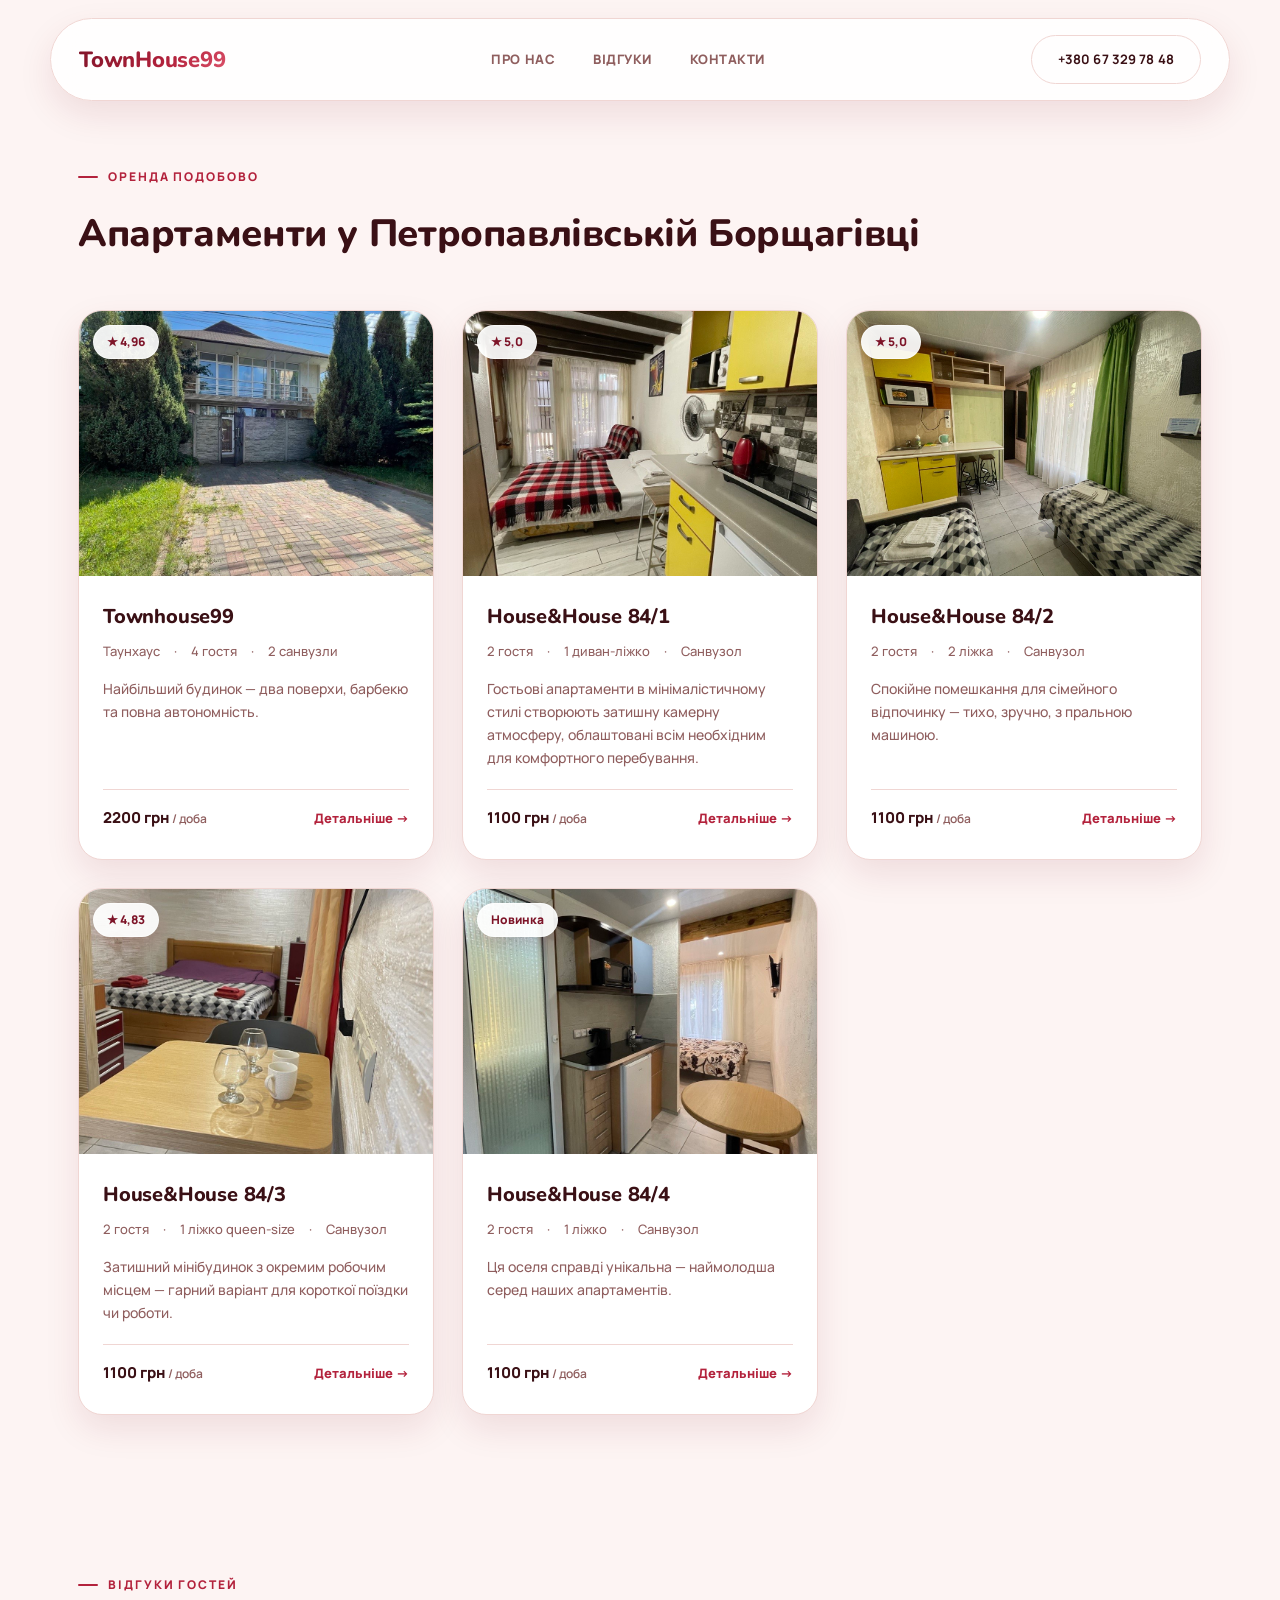
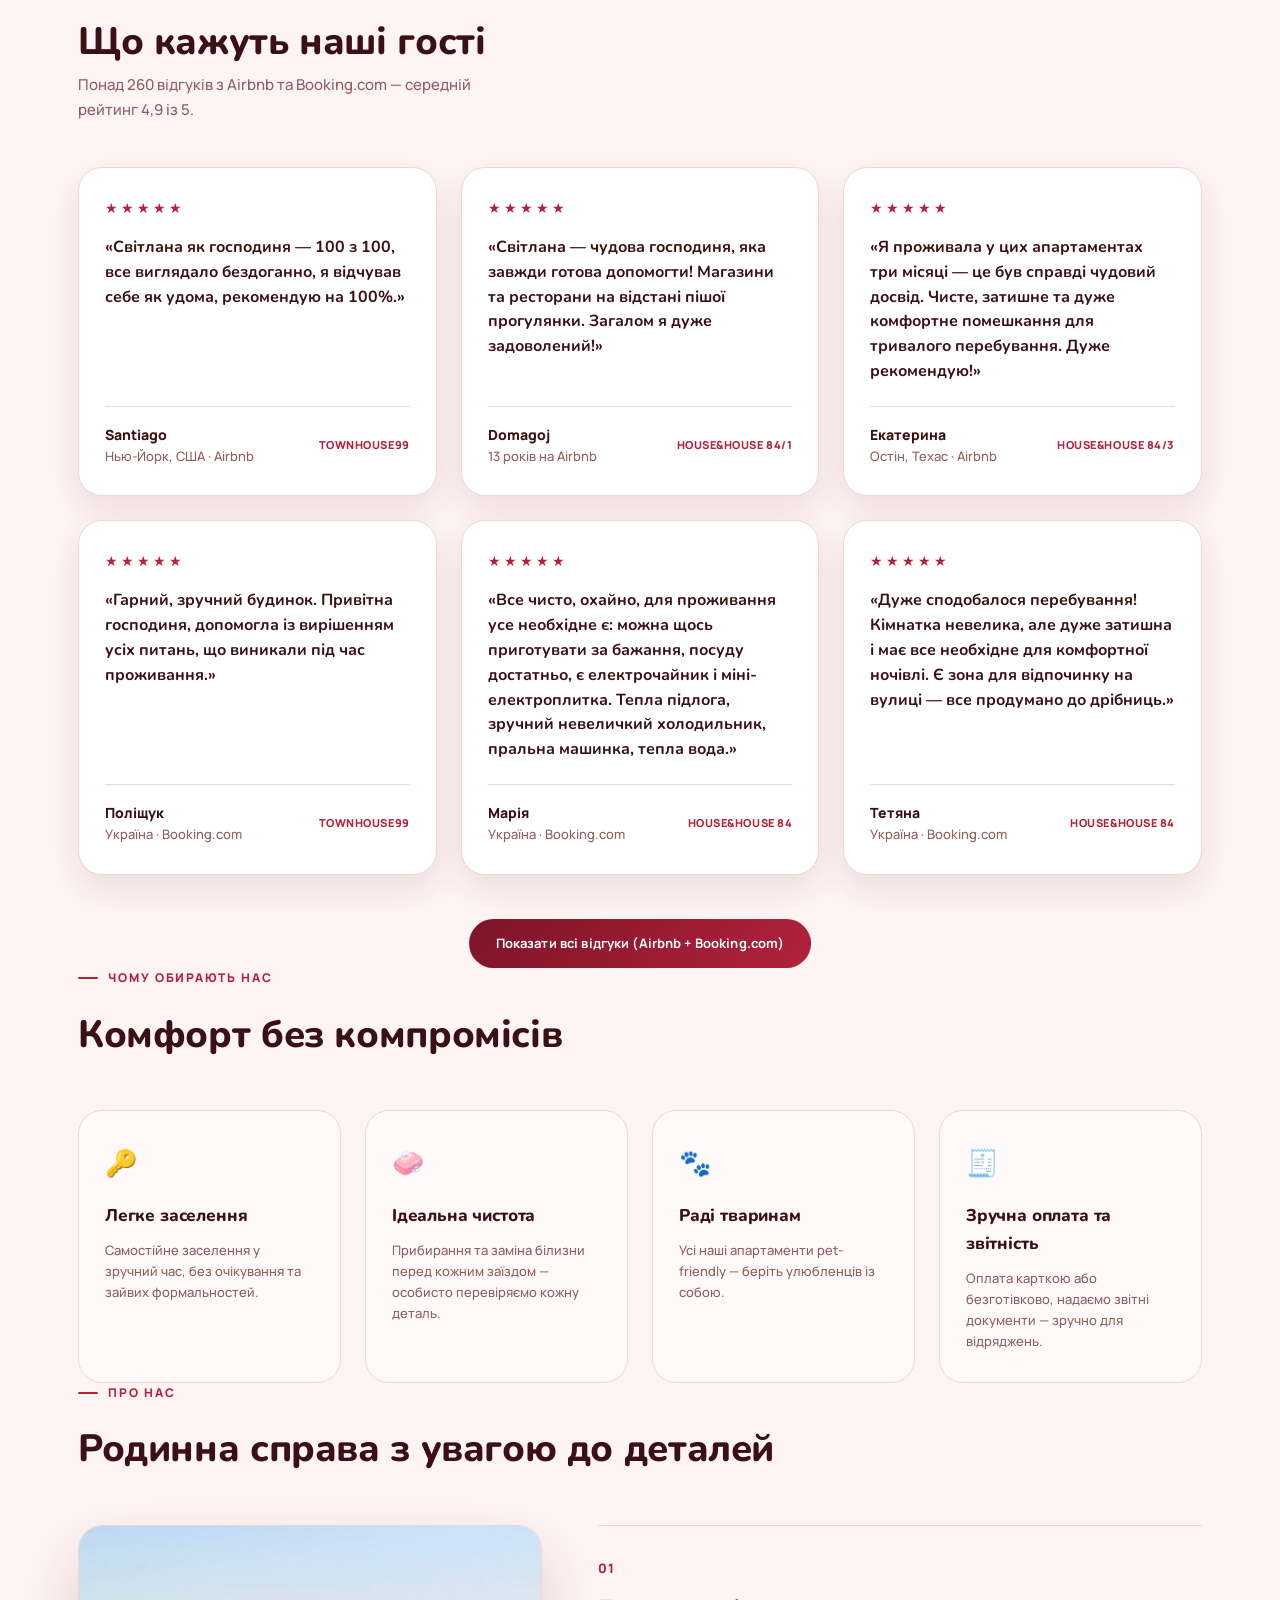
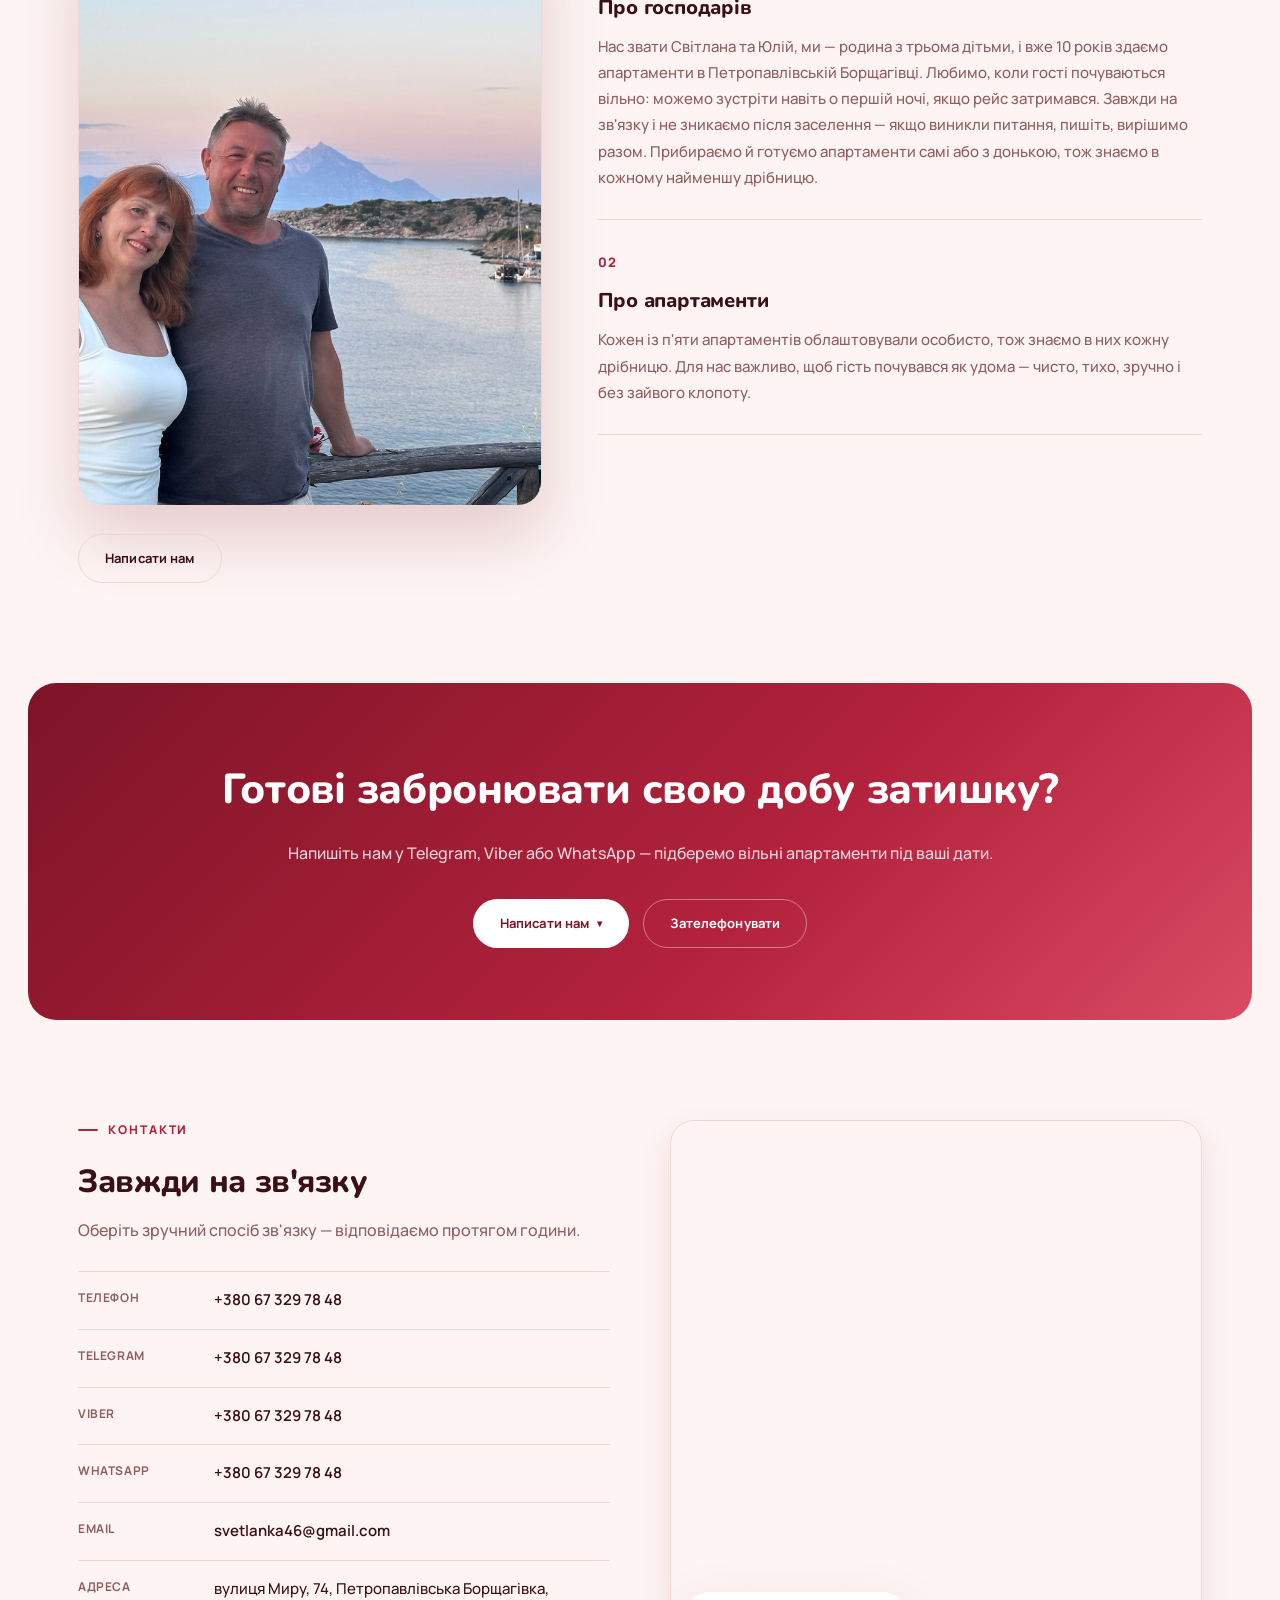
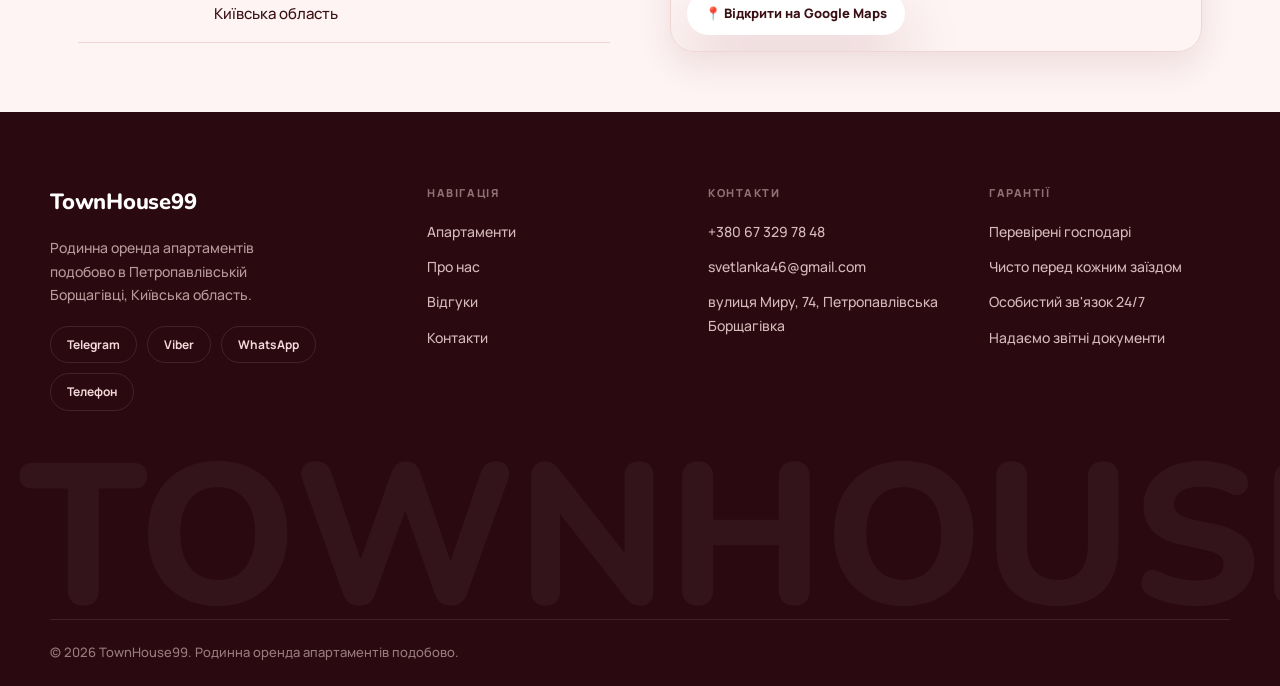
<file: index.html>
<!DOCTYPE html>
<html lang="uk">
<head>
<meta charset="UTF-8">
<meta name="viewport" content="width=device-width, initial-scale=1.0">
<title>TownHouse99 — Апартаменти подобово в Петропавлівській Борщагівці</title>
<meta name="description" content="Затишні апартаменти подобово в Петропавлівській Борщагівці, Київська область. 5 апартаментів для комфортного проживання.">
<link rel="preconnect" href="https://fonts.googleapis.com">
<link href="https://fonts.googleapis.com/css2?family=Nunito:wght@600;700;800&family=Manrope:wght@300;400;500;600;700;800&amp;display=swap" rel="stylesheet">
<link rel="stylesheet" href="style.css">
</head>
<body>

<header>
  <div class="nav">
    <a href="index.html#top" class="logo">TownHouse99</a>
    <nav class="nav-links">
      <a href="#about">Про нас</a>
      <a href="#reviews">Відгуки</a>
      <a href="#contact">Контакти</a>
    </nav>
    <div class="nav-cta">
      <a href="tel:+380673297848" class="btn btn-outline">+380 67 329 78 48</a>
    </div>
    <details class="nav-mobile">
      <summary aria-label="Меню">☰</summary>
      <div class="nav-mobile-panel">
        <a href="#about">Про нас</a>
        <a href="#reviews">Відгуки</a>
        <a href="#contact">Контакти</a>
        <div class="nav-mobile-divider"></div>
        <a href="tel:+380673297848">Зателефонувати</a>
        <a href="https://t.me/+380673297848" target="_blank" rel="noopener">Telegram</a>
        <a href="viber://chat?number=%2B380673297848" target="_blank" rel="noopener">Viber</a>
        <a href="https://wa.me/380673297848" target="_blank" rel="noopener">WhatsApp</a>
      </div>
    </details>
  </div>
</header>

<main id="top">

  <!-- APARTMENTS -->
  <section id="apartments" class="container" style="padding-top:48px;">
    <div class="section-head">
      <div>
        <div class="eyebrow">Оренда подобово</div>
        <h2>Апартаменти у Петропавлівській Борщагівці</h2>
      </div>
    </div>
    <div class="apt-grid">

      <a href="apt5.html" class="apt-card">
        <div class="apt-photo">
          <img src="apartments/apt5-house-1.jpg" alt="Townhouse99">
          <span class="apt-badge">★ 4,96</span>
        </div>
        <div class="apt-body">
          <h3>Townhouse99</h3>
          <div class="apt-meta"><span>Таунхаус</span><span>·</span><span>4 гостя</span><span>·</span><span>2 санвузли</span></div>
          <p class="apt-desc">Найбільший будинок — два поверхи, барбекю та повна автономність.</p>
          <div class="apt-foot"><span class="apt-price">2200 грн<span> / доба</span></span><span class="apt-link">Детальніше →</span></div>
        </div>
      </a>

      <a href="apt1.html" class="apt-card">
        <div class="apt-photo">
          <img src="apartments/apt1-1.jpg" alt="House&amp;House 84/1">
          <span class="apt-badge">★ 5,0</span>
        </div>
        <div class="apt-body">
          <h3>House&amp;House 84/1</h3>
          <div class="apt-meta"><span>2 гостя</span><span>·</span><span>1 диван-ліжко</span><span>·</span><span>Санвузол</span></div>
          <p class="apt-desc">Гостьові апартаменти в мінімалістичному стилі створюють затишну камерну атмосферу, облаштовані всім необхідним для комфортного перебування.</p>
          <div class="apt-foot"><span class="apt-price">1100 грн<span> / доба</span></span><span class="apt-link">Детальніше →</span></div>
        </div>
      </a>

      <a href="apt2.html" class="apt-card">
        <div class="apt-photo">
          <img src="apartments/apt2-1.jpg" alt="House&amp;House 84/2">
          <span class="apt-badge">★ 5,0</span>
        </div>
        <div class="apt-body">
          <h3>House&amp;House 84/2</h3>
          <div class="apt-meta"><span>2 гостя</span><span>·</span><span>2 ліжка</span><span>·</span><span>Санвузол</span></div>
          <p class="apt-desc">Спокійне помешкання для сімейного відпочинку — тихо, зручно, з пральною машиною.</p>
          <div class="apt-foot"><span class="apt-price">1100 грн<span> / доба</span></span><span class="apt-link">Детальніше →</span></div>
        </div>
      </a>

      <a href="apt3.html" class="apt-card">
        <div class="apt-photo">
          <img src="apartments/apt3-1.jpg" alt="House&amp;House 84/3">
          <span class="apt-badge">★ 4,83</span>
        </div>
        <div class="apt-body">
          <h3>House&amp;House 84/3</h3>
          <div class="apt-meta"><span>2 гостя</span><span>·</span><span>1 ліжко queen-size</span><span>·</span><span>Санвузол</span></div>
          <p class="apt-desc">Затишний мінібудинок з окремим робочим місцем — гарний варіант для короткої поїздки чи роботи.</p>
          <div class="apt-foot"><span class="apt-price">1100 грн<span> / доба</span></span><span class="apt-link">Детальніше →</span></div>
        </div>
      </a>

      <a href="apt4.html" class="apt-card">
        <div class="apt-photo">
          <img src="apartments/apt4-1.jpg" alt="House&amp;House 84/4">
          <span class="apt-badge">Новинка</span>
        </div>
        <div class="apt-body">
          <h3>House&amp;House 84/4</h3>
          <div class="apt-meta"><span>2 гостя</span><span>·</span><span>1 ліжко</span><span>·</span><span>Санвузол</span></div>
          <p class="apt-desc">Ця оселя справді унікальна — наймолодша серед наших апартаментів.</p>
          <div class="apt-foot"><span class="apt-price">1100 грн<span> / доба</span></span><span class="apt-link">Детальніше →</span></div>
        </div>
      </a>

    </div>
  </section>

  <!-- REVIEWS -->
  <section id="reviews" class="container" style="padding-top:160px;">
    <div class="section-head">
      <div>
        <div class="eyebrow">Відгуки гостей</div>
        <h2>Що кажуть наші гості</h2>
        <p>Понад 260 відгуків з Airbnb та Booking.com — середній рейтинг 4,9 із 5.</p>
      </div>
    </div>
    <div class="review-grid">

      <div class="review-card">
        <div class="review-stars">★★★★★</div>
        <p class="review-quote">«Світлана як господиня — 100 з 100, все виглядало бездоганно, я відчував себе як удома, рекомендую на 100%.»</p>
        <div class="review-meta">
          <div><b>Santiago</b>Нью-Йорк, США · Airbnb</div>
          <span class="review-apt">Townhouse99</span>
        </div>
      </div>

      <div class="review-card">
        <div class="review-stars">★★★★★</div>
        <p class="review-quote">«Світлана — чудова господиня, яка завжди готова допомогти! Магазини та ресторани на відстані пішої прогулянки. Загалом я дуже задоволений!»</p>
        <div class="review-meta">
          <div><b>Domagoj</b>13 років на Airbnb</div>
          <span class="review-apt">House&amp;House 84/1</span>
        </div>
      </div>

      <div class="review-card">
        <div class="review-stars">★★★★★</div>
        <p class="review-quote">«Я проживала у цих апартаментах три місяці — це був справді чудовий досвід. Чисте, затишне та дуже комфортне помешкання для тривалого перебування. Дуже рекомендую!»</p>
        <div class="review-meta">
          <div><b>Екатерина</b>Остін, Техас · Airbnb</div>
          <span class="review-apt">House&amp;House 84/3</span>
        </div>
      </div>

      <div class="review-card">
        <div class="review-stars">★★★★★</div>
        <p class="review-quote">«Гарний, зручний будинок. Привітна господиня, допомогла із вирішенням усіх питань, що виникали під час проживання.»</p>
        <div class="review-meta">
          <div><b>Поліщук</b>Україна · Booking.com</div>
          <span class="review-apt">Townhouse99</span>
        </div>
      </div>

      <div class="review-card">
        <div class="review-stars">★★★★★</div>
        <p class="review-quote">«Все чисто, охайно, для проживання усе необхідне є: можна щось приготувати за бажання, посуду достатньо, є електрочайник і міні-електроплитка. Тепла підлога, зручний невеличкий холодильник, пральна машинка, тепла вода.»</p>
        <div class="review-meta">
          <div><b>Марія</b>Україна · Booking.com</div>
          <span class="review-apt">House&amp;House 84</span>
        </div>
      </div>

      <div class="review-card">
        <div class="review-stars">★★★★★</div>
        <p class="review-quote">«Дуже сподобалося перебування! Кімнатка невелика, але дуже затишна і має все необхідне для комфортної ночівлі. Є зона для відпочинку на вулиці — все продумано до дрібниць.»</p>
        <div class="review-meta">
          <div><b>Тетяна</b>Україна · Booking.com</div>
          <span class="review-apt">House&amp;House 84</span>
        </div>
      </div>

    </div>
    <div style="text-align:center;margin-top:44px;">
      <a href="reviews.html" class="btn btn-primary">Показати всі відгуки (Airbnb + Booking.com)</a>
    </div>
  </section>

  <!-- WHY US -->
  <section id="why" class="container">
    <div class="section-head">
      <div>
        <div class="eyebrow">Чому обирають нас</div>
        <h2>Комфорт без компромісів</h2>
      </div>
    </div>
    <div class="why-grid">
      <div class="why-card">
        <div class="why-icon">🔑</div>
        <h3>Легке заселення</h3>
        <p>Самостійне заселення у зручний час, без очікування та зайвих формальностей.</p>
      </div>
      <div class="why-card">
        <div class="why-icon">🧼</div>
        <h3>Ідеальна чистота</h3>
        <p>Прибирання та заміна білизни перед кожним заїздом — особисто перевіряємо кожну деталь.</p>
      </div>
      <div class="why-card">
        <div class="why-icon">🐾</div>
        <h3>Раді тваринам</h3>
        <p>Усі наші апартаменти pet-friendly — берiть улюбленців із собою.</p>
      </div>
      <div class="why-card">
        <div class="why-icon">🧾</div>
        <h3>Зручна оплата та звітність</h3>
        <p>Оплата карткою або безготівково, надаємо звітні документи — зручно для відряджень.</p>
      </div>
    </div>
  </section>

  <!-- ABOUT -->
  <section id="about" class="container">
    <div class="section-head">
      <div>
        <div class="eyebrow">Про нас</div>
        <h2>Родинна справа з увагою до деталей</h2>
      </div>
    </div>
    <div class="about-numbered">
      <div class="about-visual">
        <img src="apartments/hosts-svitlana-yuliy.jpg" alt="Світлана та Юлій — господарі">
      </div>
      <div class="about-blocks">
        <div class="about-block">
          <span class="about-num">01</span>
          <h3>Про господарів</h3>
          <p>Нас звати Світлана та Юлій, ми — родина з трьома дітьми, і вже 10 років здаємо апартаменти в Петропавлівській Борщагівці. Любимо, коли гості почуваються вільно: можемо зустріти навіть о першій ночі, якщо рейс затримався. Завжди на зв'язку і не зникаємо після заселення — якщо виникли питання, пишіть, вирішимо разом. Прибираємо й готуємо апартаменти самі або з донькою, тож знаємо в кожному найменшу дрібницю.</p>
        </div>
        <div class="about-block">
          <span class="about-num">02</span>
          <h3>Про апартаменти</h3>
          <p>Кожен із п'яти апартаментів облаштовували особисто, тож знаємо в них кожну дрібницю. Для нас важливо, щоб гість почувався як удома — чисто, тихо, зручно і без зайвого клопоту.</p>
        </div>
      </div>
    </div>
    <a href="#contact" class="btn btn-outline">Написати нам</a>
  </section>

  <!-- CTA -->
  <section>
    <div class="cta-band">
      <h2>Готові забронювати свою добу затишку?</h2>
      <p>Напишіть нам у Telegram, Viber або WhatsApp — підберемо вільні апартаменти під ваші дати.</p>
      <div class="cta-actions">
        <details class="contact-menu">
          <summary class="btn btn-primary">Написати нам</summary>
          <div class="contact-menu-list">
            <a href="https://t.me/+380673297848" target="_blank" rel="noopener">Telegram</a>
            <a href="viber://chat?number=%2B380673297848" target="_blank" rel="noopener">Viber</a>
            <a href="https://wa.me/380673297848" target="_blank" rel="noopener">WhatsApp</a>
          </div>
        </details>
        <a href="tel:+380673297848" class="btn btn-outline">Зателефонувати</a>
      </div>
    </div>
  </section>

  <!-- CONTACT -->
  <section id="contact" class="container">
    <div class="contact-grid">
      <div>
        <div class="eyebrow">Контакти</div>
        <h2 style="font-size:32px;margin-bottom:8px;">Завжди на зв'язку</h2>
        <p style="color:var(--ink-soft);">Оберіть зручний спосіб зв'язку — відповідаємо протягом години.</p>
        <ul class="contact-list">
          <li><b>Телефон</b><span><a href="tel:+380673297848">+380 67 329 78 48</a></span></li>
          <li><b>Telegram</b><span><a href="https://t.me/+380673297848" target="_blank" rel="noopener">+380 67 329 78 48</a></span></li>
          <li><b>Viber</b><span><a href="viber://chat?number=%2B380673297848" target="_blank" rel="noopener">+380 67 329 78 48</a></span></li>
          <li><b>WhatsApp</b><span><a href="https://wa.me/380673297848" target="_blank" rel="noopener">+380 67 329 78 48</a></span></li>
          <li><b>Email</b><span><a href="mailto:svetlanka46@gmail.com">svetlanka46@gmail.com</a></span></li>
          <li><b>Адреса</b><span>вулиця Миру, 74, Петропавлівська Борщагівка, Київська область</span></li>
        </ul>
      </div>
      <div class="map-embed">
        <iframe src="https://www.google.com/maps?q=%D0%90%D0%BF%D0%B0%D1%80%D1%82%D0%B0%D0%BC%D0%B5%D0%BD%D1%82%D0%B8+Townhouse99,+%D0%B2%D1%83%D0%BB%D0%B8%D1%86%D1%8F+%D0%9C%D0%B8%D1%80%D1%83,+74,+%D0%9F%D0%B5%D1%82%D1%80%D0%BE%D0%BF%D0%B0%D0%B2%D0%BB%D1%96%D0%B2%D1%81%D1%8C%D0%BA%D0%B0+%D0%91%D0%BE%D1%80%D1%89%D0%B0%D0%B3%D1%96%D0%B2%D0%BA%D0%B0,+%D0%9A%D0%B8%D1%97%D0%B2%D1%81%D1%8C%D0%BA%D0%B0+%D0%BE%D0%B1%D0%BB%D0%B0%D1%81%D1%82%D1%8C&output=embed" loading="lazy" referrerpolicy="no-referrer-when-downgrade" allowfullscreen title="Townhouse99 на карті"></iframe>
        <a href="https://maps.app.goo.gl/isynpmJGHU14vodaA?g_st=ic" target="_blank" rel="noopener" class="map-embed-link">📍 Відкрити на Google Maps</a>
      </div>
    </div>
  </section>

</main>

<footer>
  <div class="container footer-grid">
    <div class="footer-brand">
      <a href="#top" class="logo">TownHouse99</a>
      <p>Родинна оренда апартаментів подобово в Петропавлівській Борщагівці, Київська область.</p>
      <div class="footer-social">
        <a href="https://t.me/+380673297848" target="_blank" rel="noopener">Telegram</a>
        <a href="viber://chat?number=%2B380673297848" target="_blank" rel="noopener">Viber</a>
        <a href="https://wa.me/380673297848" target="_blank" rel="noopener">WhatsApp</a>
        <a href="tel:+380673297848">Телефон</a>
      </div>
    </div>
    <div class="footer-col">
      <h4>Навігація</h4>
      <a href="#apartments">Апартаменти</a>
      <a href="#about">Про нас</a>
      <a href="#reviews">Відгуки</a>
      <a href="#contact">Контакти</a>
    </div>
    <div class="footer-col">
      <h4>Контакти</h4>
      <a href="tel:+380673297848">+380 67 329 78 48</a>
      <a href="mailto:svetlanka46@gmail.com">svetlanka46@gmail.com</a>
      <span>вулиця Миру, 74, Петропавлівська Борщагівка</span>
    </div>
    <div class="footer-col">
      <h4>Гарантії</h4>
      <span>Перевірені господарі</span>
      <span>Чисто перед кожним заїздом</span>
      <span>Особистий зв'язок 24/7</span>
      <span>Надаємо звітні документи</span>
    </div>
  </div>
  <div class="footer-watermark">TOWNHOUSE99</div>
  <div class="container footer-bottom">© 2026 TownHouse99. Родинна оренда апартаментів подобово.</div>
</footer>

</body>
</html>
</file>
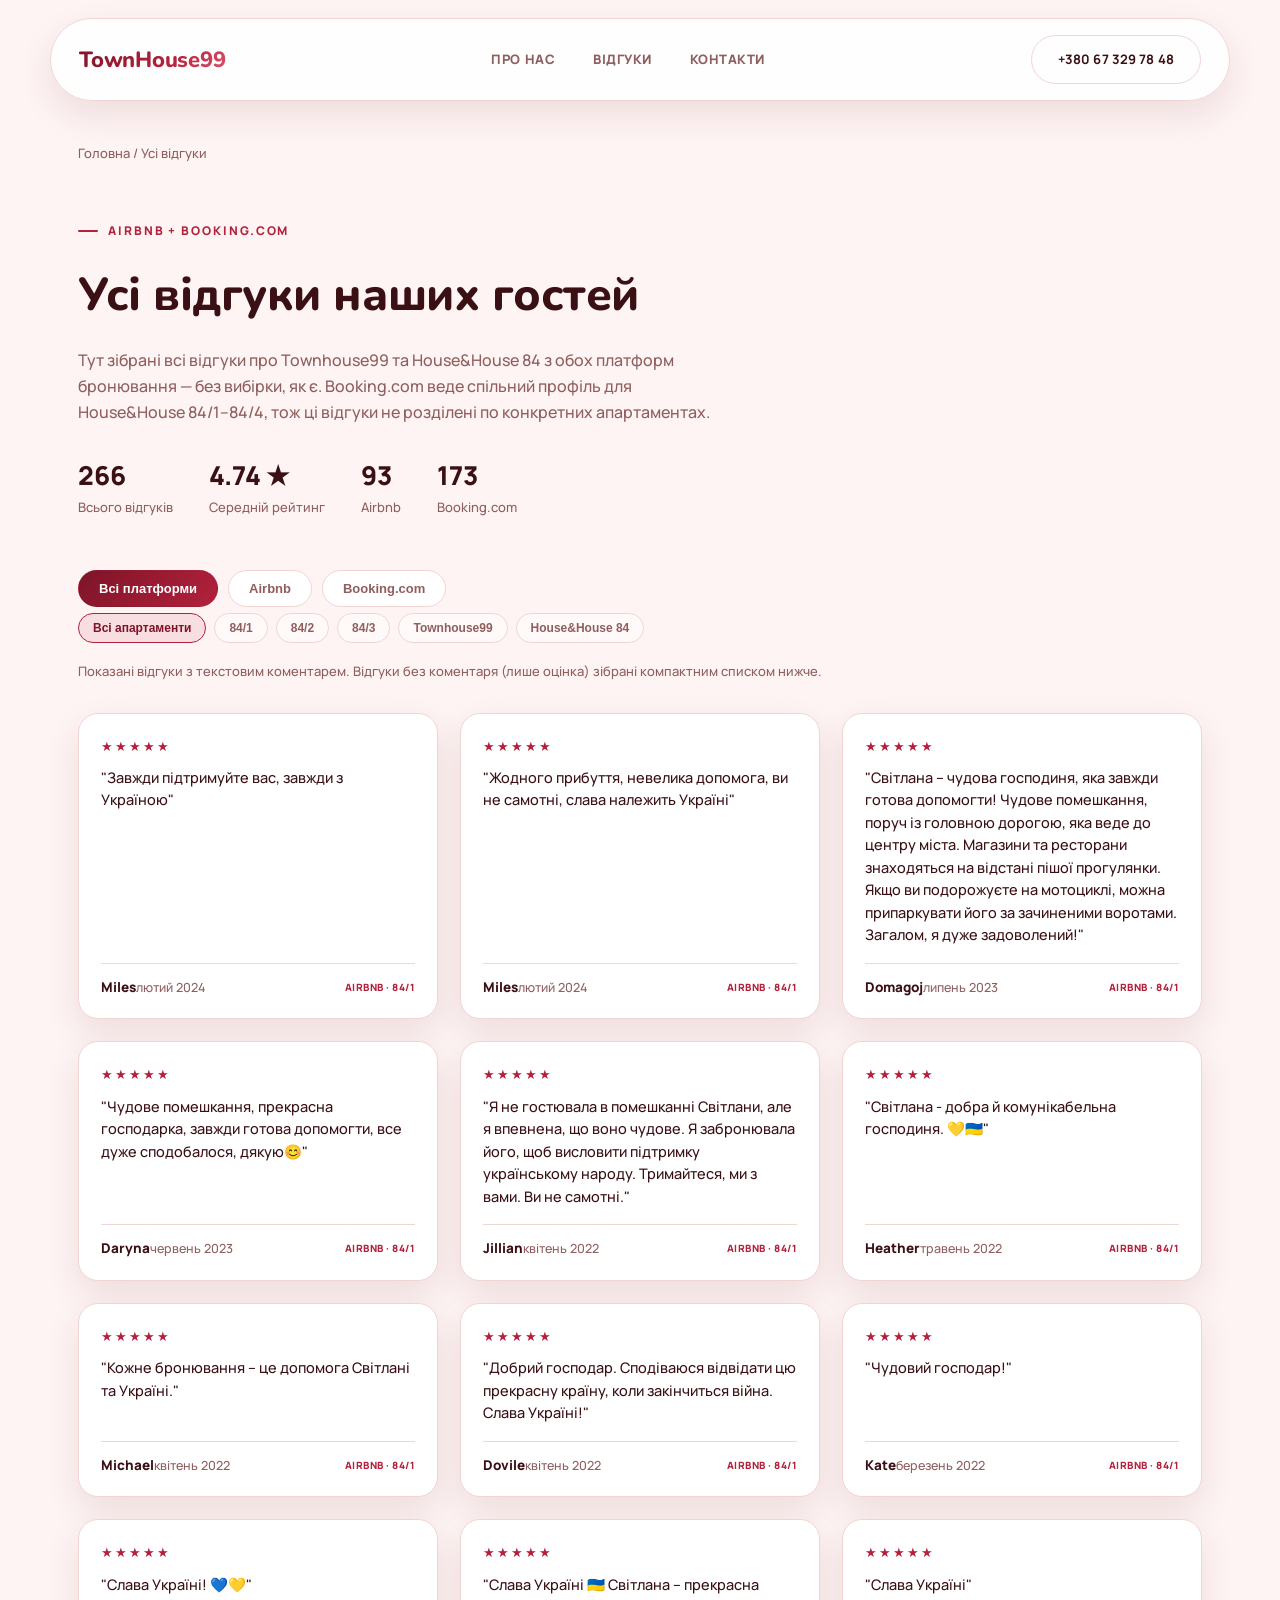
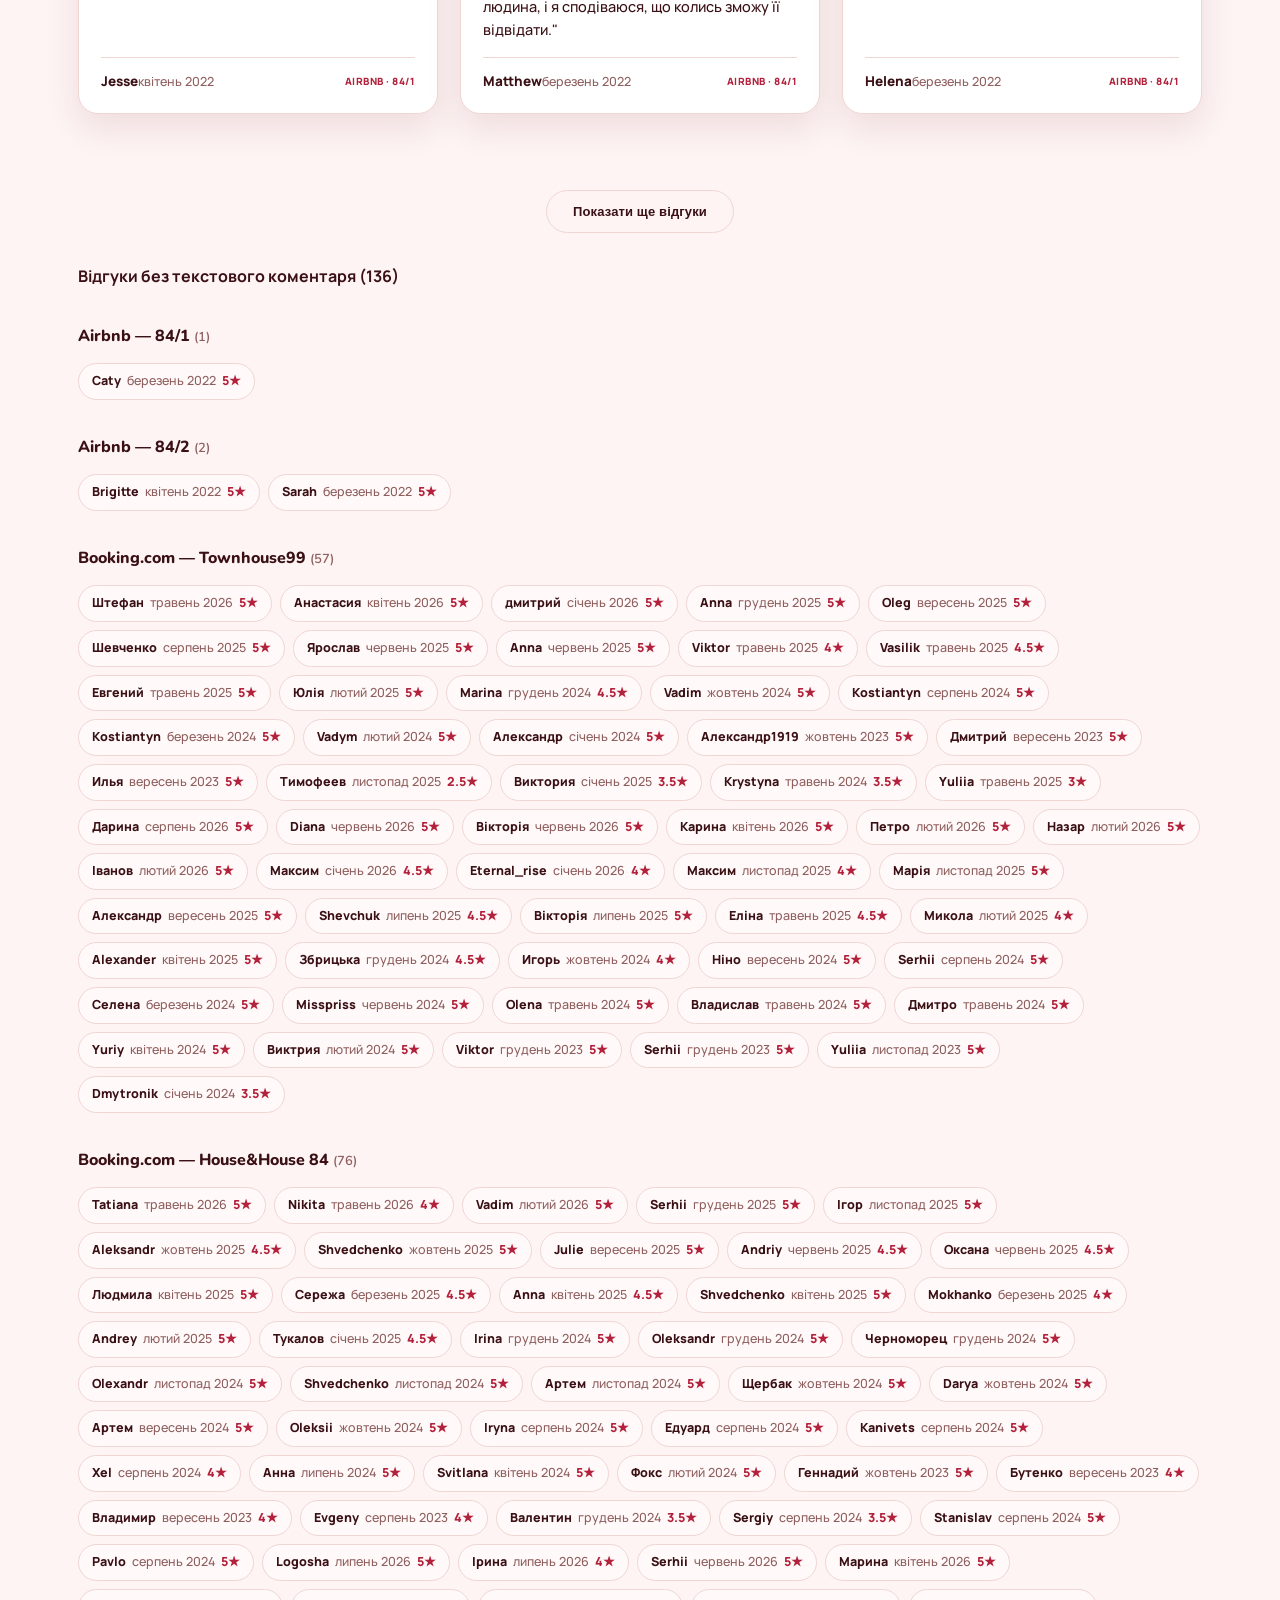
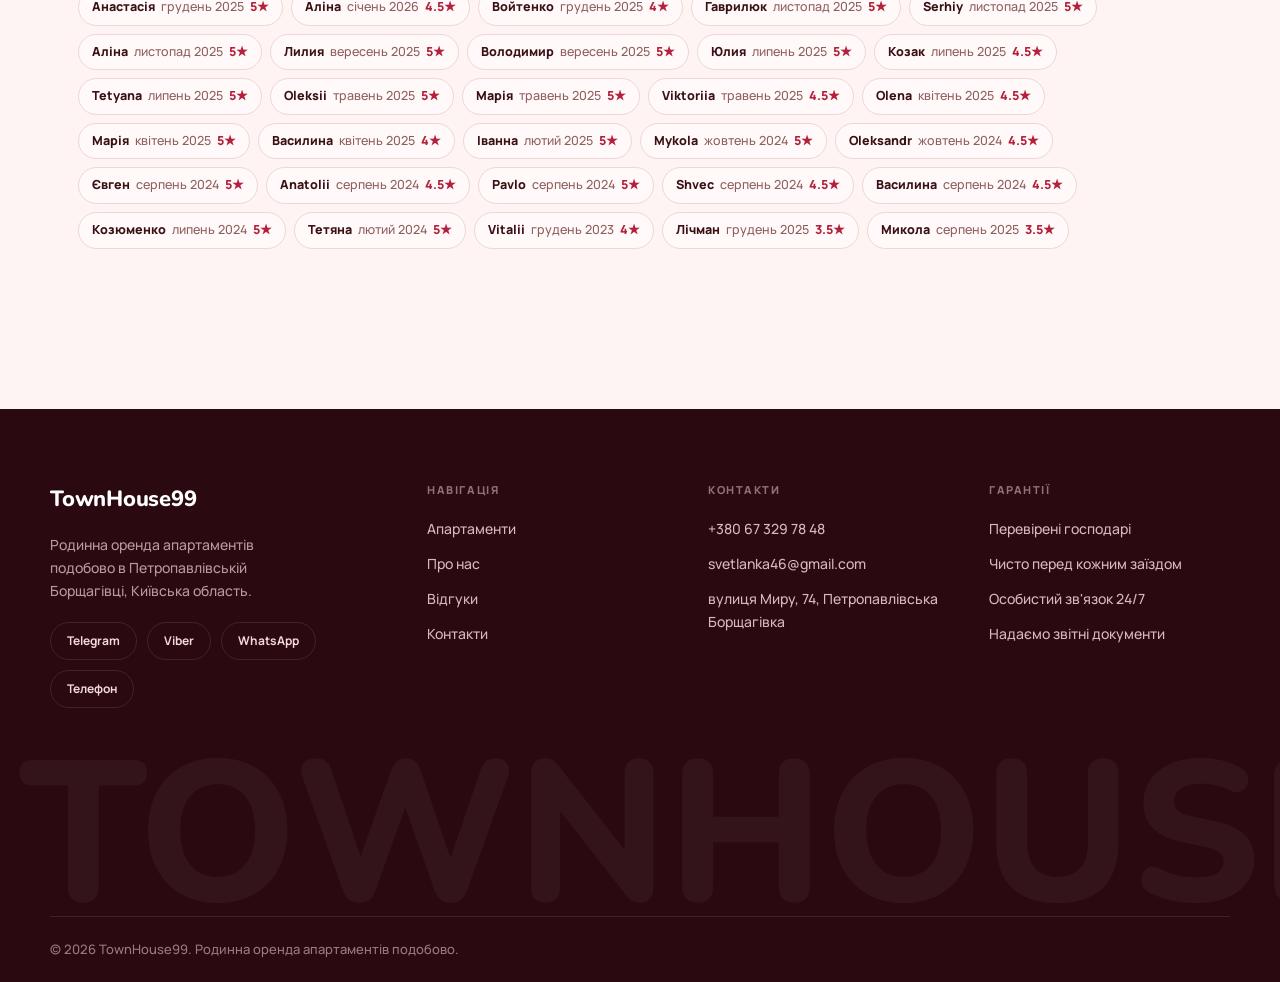
<file: reviews.html>
<!DOCTYPE html>
<html lang="uk">
<head>
<meta charset="UTF-8">
<meta name="viewport" content="width=device-width, initial-scale=1.0">
<title>Усі відгуки — TownHouse99</title>
<meta name="description" content="Усі відгуки гостей TownHouse99 та House&House 84 з Airbnb і Booking.com.">
<link rel="preconnect" href="https://fonts.googleapis.com">
<link href="https://fonts.googleapis.com/css2?family=Nunito:wght@600;700;800&family=Manrope:wght@300;400;500;600;700;800&amp;display=swap" rel="stylesheet">
<link rel="stylesheet" href="style.css">
<style>
.reviews-hero{padding:56px 0 8px;}
.reviews-hero h1{font-size:clamp(30px,4vw,46px);margin-bottom:14px;}
.reviews-hero p{color:var(--ink-soft);font-size:16px;max-width:640px;}
.reviews-stats{display:flex;gap:36px;flex-wrap:wrap;margin:28px 0 8px;}
.reviews-stats div{display:flex;flex-direction:column;}
.reviews-stats b{font-size:26px;font-weight:800;}
.reviews-stats span{font-size:13px;color:var(--ink-soft);}
.filters{display:flex;gap:10px;flex-wrap:wrap;margin:36px 0 6px;}
.filter-btn{
  padding:10px 20px;border-radius:999px;border:1px solid var(--line);
  background:var(--surface);color:var(--ink-soft);font-weight:700;font-size:13px;
  cursor:pointer;transition:all .2s ease;
}
.filter-btn:hover{border-color:var(--accent);color:var(--accent-2);}
.filter-btn.active{background:linear-gradient(135deg,var(--accent-2),var(--accent));color:#fff;border-color:transparent;}
.filters-sub{display:flex;gap:8px;flex-wrap:wrap;margin-bottom:8px;}
.filter-chip{
  padding:7px 14px;border-radius:999px;border:1px solid var(--line);
  background:var(--surface-2);color:var(--ink-soft);font-weight:700;font-size:12px;
  cursor:pointer;transition:all .2s ease;
}
.filter-chip:hover{border-color:var(--accent);}
.filter-chip.active{background:var(--accent-soft);color:var(--accent-2);border-color:var(--accent);}
.reviews-note{font-size:13px;color:var(--ink-soft);margin:18px 0 0;}
.rgrid{display:grid;grid-template-columns:repeat(3,1fr);gap:22px;margin-top:30px;}
.rcard{
  background:var(--surface);border:1px solid var(--line);border-radius:20px;
  padding:22px 22px 20px;box-shadow:var(--shadow);display:flex;flex-direction:column;
  transition:border-color .3s ease, transform .3s ease;
}
.rcard:hover{border-color:var(--accent);transform:translateY(-3px);}
.rcard .stars{color:var(--accent);font-size:13px;margin-bottom:10px;letter-spacing:2px;}
.rcard .quote{font-size:14.5px;line-height:1.55;color:var(--ink);flex:1;margin-bottom:16px;}
.rcard .meta{display:flex;justify-content:space-between;align-items:center;font-size:12.5px;color:var(--ink-soft);border-top:1px solid var(--line);padding-top:12px;}
.rcard .meta b{color:var(--ink);font-weight:800;font-size:13.5px;}
.rcard .src{font-size:10px;font-weight:800;text-transform:uppercase;letter-spacing:.05em;color:var(--accent);}
.rcard.neg{opacity:.9;}
.rcard.neg .stars{color:#a1a1a1;}

.compact-wrap{margin-top:30px;}
.compact-group h4{font-family:'Nunito',sans-serif;font-weight:800;font-size:16px;margin:34px 0 14px;color:var(--ink);}
.compact-list{display:flex;flex-wrap:wrap;gap:8px;}
.compact-item{
  display:inline-flex;align-items:center;gap:6px;
  background:var(--surface-2);border:1px solid var(--line);border-radius:999px;
  padding:7px 13px;font-size:12.5px;color:var(--ink-soft);
}
.compact-item b{color:var(--ink);font-weight:800;}
.compact-item .r{color:var(--accent);font-weight:800;}
.show-more{display:block;margin:36px auto 0;}
.hidden{display:none !important;}
.load-wrap{text-align:center;margin-top:40px;}
@media (max-width:900px){
  .rgrid{grid-template-columns:repeat(2,1fr);}
}
@media (max-width:600px){
  .rgrid{grid-template-columns:1fr;}
  .reviews-hero{padding:32px 0 8px;}
  .reviews-stats{gap:22px;}
  .filters{margin:28px 0 6px;}
}
</style>
</head>
<body>

<header>
  <div class="nav">
    <a href="index.html#top" class="logo">TownHouse99</a>
    <nav class="nav-links">
      <a href="index.html#about">Про нас</a>
      <a href="index.html#reviews">Відгуки</a>
      <a href="index.html#contact">Контакти</a>
    </nav>
    <div class="nav-cta">
      <a href="tel:+380673297848" class="btn btn-outline">+380 67 329 78 48</a>
    </div>
    <details class="nav-mobile">
      <summary aria-label="Меню">☰</summary>
      <div class="nav-mobile-panel">
        <a href="index.html#about">Про нас</a>
        <a href="index.html#reviews">Відгуки</a>
        <a href="index.html#contact">Контакти</a>
        <div class="nav-mobile-divider"></div>
        <a href="tel:+380673297848">Зателефонувати</a>
        <a href="https://t.me/+380673297848" target="_blank" rel="noopener">Telegram</a>
        <a href="viber://chat?number=%2B380673297848" target="_blank" rel="noopener">Viber</a>
        <a href="https://wa.me/380673297848" target="_blank" rel="noopener">WhatsApp</a>
      </div>
    </details>
  </div>
</header>

<main class="container">
  <div class="breadcrumb"><a href="index.html">Головна</a> / Усі відгуки</div>

  <section class="reviews-hero">
    <div class="eyebrow">Airbnb + Booking.com</div>
    <h1>Усі відгуки наших гостей</h1>
    <p>Тут зібрані всі відгуки про Townhouse99 та House&amp;House 84 з обох платформ бронювання — без вибірки, як є. Booking.com веде спільний профіль для House&amp;House 84/1–84/4, тож ці відгуки не розділені по конкретних апартаментах.</p>
    <div class="reviews-stats" id="statsBar"></div>
  </section>

  <section style="padding-top:0">
    <div class="filters" id="filterSource"></div>
    <div class="filters-sub" id="filterApt"></div>
    <p class="reviews-note">Показані відгуки з текстовим коментарем. Відгуки без коментаря (лише оцінка) зібрані компактним списком нижче.</p>

    <div class="rgrid" id="rgrid"></div>
    <div class="load-wrap"><button class="btn btn-outline show-more" id="loadMoreBtn">Показати ще відгуки</button></div>

    <div class="compact-wrap" id="compactWrap"></div>
  </section>
</main>

<footer>
  <div class="container footer-grid">
    <div class="footer-brand">
      <a href="index.html#top" class="logo">TownHouse99</a>
      <p>Родинна оренда апартаментів подобово в Петропавлівській Борщагівці, Київська область.</p>
      <div class="footer-social">
        <a href="https://t.me/+380673297848" target="_blank" rel="noopener">Telegram</a>
        <a href="viber://chat?number=%2B380673297848" target="_blank" rel="noopener">Viber</a>
        <a href="https://wa.me/380673297848" target="_blank" rel="noopener">WhatsApp</a>
        <a href="tel:+380673297848">Телефон</a>
      </div>
    </div>
    <div class="footer-col">
      <h4>Навігація</h4>
      <a href="index.html#apartments">Апартаменти</a>
      <a href="index.html#about">Про нас</a>
      <a href="index.html#reviews">Відгуки</a>
      <a href="index.html#contact">Контакти</a>
    </div>
    <div class="footer-col">
      <h4>Контакти</h4>
      <a href="tel:+380673297848">+380 67 329 78 48</a>
      <a href="mailto:svetlanka46@gmail.com">svetlanka46@gmail.com</a>
      <span>вулиця Миру, 74, Петропавлівська Борщагівка</span>
    </div>
    <div class="footer-col">
      <h4>Гарантії</h4>
      <span>Перевірені господарі</span>
      <span>Чисто перед кожним заїздом</span>
      <span>Особистий зв'язок 24/7</span>
      <span>Надаємо звітні документи</span>
    </div>
  </div>
  <div class="footer-watermark">TOWNHOUSE99</div>
  <div class="container footer-bottom">© 2026 TownHouse99. Родинна оренда апартаментів подобово.</div>
</footer>

<script src="reviews-data.js"></script>
<script>
const withText = REVIEWS.filter(r=>r.t && r.t.trim().length>0);
const noText = REVIEWS.filter(r=>!r.t || r.t.trim().length===0);

// stats
const total = REVIEWS.length;
const avg = (REVIEWS.reduce((s,r)=>s+r.r,0)/total).toFixed(2);
const airbnbCount = REVIEWS.filter(r=>r.s==='airbnb').length;
const bookingCount = REVIEWS.filter(r=>r.s==='booking').length;
document.getElementById('statsBar').innerHTML = `
  <div><b>${total}</b><span>Всього відгуків</span></div>
  <div><b>${avg} ★</b><span>Середній рейтинг</span></div>
  <div><b>${airbnbCount}</b><span>Airbnb</span></div>
  <div><b>${bookingCount}</b><span>Booking.com</span></div>
`;

const apts = [...new Set(REVIEWS.map(r=>r.a))];
let state = {source:'all', apt:'all'};

function stars(r){
  const full = Math.round(r);
  return '★'.repeat(full) + '☆'.repeat(5-full);
}

function esc(s){
  return String(s).replace(/&/g,'&amp;').replace(/</g,'&lt;').replace(/>/g,'&gt;').replace(/"/g,'&quot;');
}

function renderFilters(){
  const src = document.getElementById('filterSource');
  src.innerHTML = ['all','airbnb','booking'].map(s=>{
    const label = s==='all'?'Всі платформи':(s==='airbnb'?'Airbnb':'Booking.com');
    return `<button class="filter-btn ${state.source===s?'active':''}" data-source="${s}">${label}</button>`;
  }).join('');
  src.querySelectorAll('button').forEach(b=>b.onclick=()=>{state.source=b.dataset.source;renderCount=INITIAL;render();});

  const aptBar = document.getElementById('filterApt');
  aptBar.innerHTML = ['all',...apts].map(a=>{
    const label = a==='all'?'Всі апартаменти':esc(a);
    return `<button class="filter-chip ${state.apt===a?'active':''}" data-apt="${esc(a)}">${label}</button>`;
  }).join('');
  aptBar.querySelectorAll('button').forEach(b=>b.onclick=()=>{state.apt=b.dataset.apt;renderCount=INITIAL;render();});
}

function filtered(list){
  return list.filter(r=>(state.source==='all'||r.s===state.source)&&(state.apt==='all'||r.a===state.apt));
}

const INITIAL = 12;
const STEP = 12;
let renderCount = INITIAL;

function render(){
  renderFilters();
  const list = filtered(withText);
  const shown = list.slice(0, renderCount);
  document.getElementById('rgrid').innerHTML = shown.map(r=>`
    <div class="rcard ${r.r<=2.5?'neg':''}">
      <div class="stars">${stars(r.r)}</div>
      <div class="quote">"${esc(r.t)}"</div>
      <div class="meta">
        <div><b>${esc(r.n)}</b>${esc(r.d)}</div>
        <div class="src">${r.s==='airbnb'?'Airbnb':'Booking'} · ${esc(r.a)}</div>
      </div>
    </div>
  `).join('') || '<p style="color:var(--ink-soft)">Немає відгуків із текстом для цього фільтра.</p>';

  const loadBtn = document.getElementById('loadMoreBtn');
  loadBtn.style.display = renderCount < list.length ? 'inline-flex' : 'none';

  const compactList = filtered(noText);
  const groups = {};
  compactList.forEach(r=>{
    const key = (r.s==='airbnb'?'Airbnb':'Booking.com') + ' — ' + r.a;
    groups[key] = groups[key] || [];
    groups[key].push(r);
  });
  const compactWrap = document.getElementById('compactWrap');
  if(compactList.length===0){
    compactWrap.innerHTML = '';
  } else {
    compactWrap.innerHTML = `<h4 style="margin-top:8px">Відгуки без текстового коментаря (${compactList.length})</h4>` +
      Object.entries(groups).map(([key,items])=>`
        <div class="compact-group">
          <h4>${esc(key)} <span style="color:var(--ink-soft);font-weight:600;font-size:13px">(${items.length})</span></h4>
          <div class="compact-list">
            ${items.map(r=>`<div class="compact-item"><b>${esc(r.n)}</b>${esc(r.d)}<span class="r">${r.r}★</span></div>`).join('')}
          </div>
        </div>
      `).join('');
  }
}

document.getElementById('loadMoreBtn').addEventListener('click', ()=>{
  renderCount += STEP;
  render();
});

render();
</script>
</body>
</html>
</file>
<file: style.css>
:root{
  --bg:#fdf4f3;
  --bg-alt:#f7e3e1;
  --surface:#ffffff;
  --surface-2:#fffaf9;
  --ink:#3a1015;
  --ink-soft:#8f5e5e;
  --line:#f0d6d3;
  --accent:#b3223c;
  --accent-2:#7d1428;
  --accent-soft:#f8dde1;
  --white:#ffffff;
  --radius:24px;
  --shadow:0 14px 34px rgba(122,20,40,0.10);
  --shadow-lg:0 30px 64px rgba(122,20,40,0.18);
  --footer-bg:#2a0a10;
  --footer-ink:#f3d9d9;
  --footer-line:rgba(255,255,255,0.1);
}
*{box-sizing:border-box;margin:0;padding:0;}
html{scroll-behavior:smooth;}
body{
  font-family:'Manrope', -apple-system, BlinkMacSystemFont, sans-serif;
  font-weight:500;
  background:var(--bg);
  color:var(--ink);
  line-height:1.65;
  -webkit-font-smoothing:antialiased;
}
a{color:inherit;text-decoration:none;}
img{max-width:100%;display:block;}
.container{max-width:1180px;margin:0 auto;padding:0 28px;}
section{padding:100px 0;}
h1,h2,h3{font-family:'Nunito', 'Manrope', sans-serif;font-weight:800;letter-spacing:-0.01em;}
.eyebrow{
  text-transform:uppercase;
  letter-spacing:0.16em;
  font-size:12px;
  font-weight:800;
  color:var(--accent);
  margin-bottom:16px;
  display:flex;align-items:center;gap:10px;
}
.eyebrow::before{content:'';display:inline-block;width:20px;height:2px;border-radius:2px;background:var(--accent);}

/* Header */
header{
  position:sticky;top:0;z-index:100;
  padding:18px 0;
  background:transparent;
}
.nav{
  display:flex;align-items:center;justify-content:space-between;
  padding:16px 28px;max-width:1180px;margin:0 auto;
  background:rgba(255,255,255,0.85);
  backdrop-filter:blur(16px);
  border:1px solid var(--line);
  border-radius:999px;
  box-shadow:var(--shadow);
}
.logo{
  font-family:'Nunito', sans-serif;font-size:22px;font-weight:800;letter-spacing:-0.01em;
  background:linear-gradient(135deg, var(--accent-2), var(--accent) 60%, #e0576f);
  -webkit-background-clip:text;background-clip:text;color:transparent;
}
.logo span{color:var(--accent);-webkit-text-fill-color:var(--accent);}
.nav-links{display:flex;gap:38px;font-size:13px;font-weight:800;letter-spacing:0.04em;text-transform:uppercase;}
.nav-links a{color:var(--ink-soft);transition:color .2s;}
.nav-links a:hover{color:var(--accent);}
.nav-cta{display:flex;align-items:center;gap:18px;}

/* Mobile nav menu */
.nav-mobile{display:none;position:relative;}
.nav-mobile summary{
  list-style:none;cursor:pointer;
  width:42px;height:42px;border-radius:50%;
  border:1px solid var(--line);background:var(--surface);
  display:flex;align-items:center;justify-content:center;
  font-size:18px;color:var(--ink);
}
.nav-mobile summary::-webkit-details-marker{display:none;}
.nav-mobile-panel{
  position:absolute;right:0;top:calc(100% + 12px);
  background:var(--surface);border:1px solid var(--line);border-radius:20px;
  box-shadow:var(--shadow-lg);padding:10px;z-index:200;
  display:flex;flex-direction:column;gap:2px;min-width:230px;
}
.nav-mobile-panel a{
  padding:13px 16px;border-radius:12px;
  font-size:14px;font-weight:700;color:var(--ink);
  transition:background .15s ease,color .15s ease;
}
.nav-mobile-panel a:hover{background:var(--accent-soft);color:var(--accent-2);}
.nav-mobile-divider{border-top:1px solid var(--line);margin:6px 4px;}
.btn{
  display:inline-flex;align-items:center;justify-content:center;
  padding:13px 26px;
  border-radius:999px;
  font-weight:700;font-size:13px;
  letter-spacing:0.01em;
  border:1px solid transparent;
  cursor:pointer;
  transition:transform .2s ease, box-shadow .25s ease, background .2s ease, border-color .2s ease;
  white-space:nowrap;
}
.btn-primary{background:linear-gradient(135deg, var(--accent-2), var(--accent));color:#fff;}
.btn-primary:hover{transform:translateY(-2px);box-shadow:0 14px 30px rgba(179,34,60,0.32);}
.btn-outline{background:transparent;border:1px solid var(--line);color:var(--ink);}
.btn-outline:hover{border-color:var(--accent);background:var(--accent-soft);color:var(--accent-2);}

/* Hero */
.hero{
  padding:90px 0 60px;
  display:grid;
  grid-template-columns:1.1fr 1fr;
  gap:60px;
  align-items:center;
}
.hero h1{font-size:clamp(34px, 4.4vw, 56px);line-height:1.1;margin-bottom:22px;}
.hero p{font-size:18px;color:var(--ink-soft);max-width:480px;margin-bottom:32px;}
.hero-actions{display:flex;gap:14px;flex-wrap:wrap;margin-bottom:36px;}
.hero-stats{display:flex;gap:36px;}
.hero-stats div{display:flex;flex-direction:column;}
.hero-stats b{font-size:26px;font-weight:800;}
.hero-stats span{font-size:13px;color:var(--ink-soft);}
.hero-visual{
  position:relative;
  aspect-ratio:4/5;
  border-radius:var(--radius);
  overflow:hidden;
  box-shadow:var(--shadow-lg);
}
.hero-visual img{width:100%;height:100%;object-fit:cover;}

/* Trust bar */
.trust{
  border-top:1px solid var(--line);
  border-bottom:1px solid var(--line);
  padding:30px 0;
  background:var(--surface-2);
}
.trust .container{
  display:flex;justify-content:space-between;flex-wrap:wrap;gap:24px;
  color:var(--ink-soft);font-size:14px;font-weight:700;
}

/* Apartments */
.section-head{
  display:flex;justify-content:space-between;align-items:flex-end;
  margin-bottom:44px;gap:24px;flex-wrap:wrap;
}
.section-head h2{font-size:clamp(28px,3vw,38px);}
.section-head p{color:var(--ink-soft);max-width:420px;font-size:15px;}

.apt-grid{
  display:grid;
  grid-template-columns:repeat(3, 1fr);
  gap:28px;
}
.apt-card{
  background:var(--surface);
  border:1px solid var(--line);
  border-radius:var(--radius);
  overflow:hidden;
  box-shadow:var(--shadow);
  transition:transform .3s ease, box-shadow .3s ease, border-color .3s ease;
  display:flex;flex-direction:column;
}
.apt-card:hover{transform:translateY(-8px);box-shadow:var(--shadow-lg);border-color:var(--accent);}
.apt-card .apt-photo{aspect-ratio:4/3;overflow:hidden;position:relative;}
.apt-card .apt-photo img{width:100%;height:100%;object-fit:cover;transition:transform .5s ease;}
.apt-card:hover .apt-photo img{transform:scale(1.06);}
.apt-badge{
  position:absolute;top:14px;left:14px;z-index:1;
  background:rgba(255,255,255,0.92);
  border:1px solid rgba(255,255,255,0.6);
  color:var(--accent-2);
  padding:6px 13px;border-radius:999px;
  font-size:12px;font-weight:800;
  display:flex;align-items:center;gap:4px;
  box-shadow:0 6px 16px rgba(122,20,40,0.18);
}
.apt-body{padding:24px 24px 28px;flex:1;display:flex;flex-direction:column;}
.apt-body h3{font-family:'Nunito', sans-serif;font-weight:800;font-size:20px;margin-bottom:8px;}
.apt-meta{display:flex;gap:14px;color:var(--ink-soft);font-size:13px;margin-bottom:14px;flex-wrap:wrap;}
.apt-desc{color:var(--ink-soft);font-size:14px;margin-bottom:20px;flex:1;}
.apt-foot{display:flex;justify-content:space-between;align-items:center;padding-top:16px;border-top:1px solid var(--line);}
.apt-link{font-size:13px;font-weight:800;color:var(--accent);}
.apt-price{font-size:15px;font-weight:800;color:var(--ink);}
.apt-price span{font-size:12px;font-weight:600;color:var(--ink-soft);}

/* Reviews */
.review-grid{
  display:grid;
  grid-template-columns:repeat(3, 1fr);
  gap:24px;
}
.review-card{
  background:var(--surface);
  border:1px solid var(--line);
  border-radius:var(--radius);
  padding:28px 26px;
  box-shadow:var(--shadow);
  display:flex;
  flex-direction:column;
  transition:border-color .3s ease, transform .3s ease;
}
.review-card:hover{border-color:var(--accent);transform:translateY(-4px);}
.review-stars{color:var(--accent);font-size:14px;margin-bottom:16px;letter-spacing:3px;}
.review-quote{font-family:'Nunito', sans-serif;font-weight:700;font-size:16px;line-height:1.55;color:var(--ink);flex:1;margin-bottom:22px;}
.review-meta{display:flex;justify-content:space-between;align-items:center;font-size:13px;color:var(--ink-soft);border-top:1px solid var(--line);padding-top:16px;}
.review-meta b{color:var(--ink);font-weight:800;display:block;font-size:14px;}
.review-apt{font-size:11px;font-weight:800;color:var(--accent);text-transform:uppercase;letter-spacing:0.05em;}

/* Why us */
.why-grid{display:grid;grid-template-columns:repeat(4,1fr);gap:24px;}
.why-card{background:var(--surface-2);border:1px solid var(--line);border-radius:var(--radius);padding:30px 26px;transition:border-color .3s ease, transform .3s ease;}
.why-card:hover{border-color:var(--accent);transform:translateY(-4px);}
.why-icon{font-size:26px;margin-bottom:18px;}
.why-card h3{font-family:'Nunito', sans-serif;font-weight:800;font-size:17px;margin-bottom:10px;}
.why-card p{font-size:13px;color:var(--ink-soft);line-height:1.6;}

/* About — numbered blocks (p84-inspired) */
.about-numbered{display:grid;grid-template-columns:1fr 1.3fr;gap:56px;align-items:start;margin-bottom:28px;}
.about-visual{aspect-ratio:4/5;border-radius:var(--radius);overflow:hidden;box-shadow:var(--shadow-lg);border:1px solid var(--line);}
.about-visual img{width:100%;height:100%;object-fit:cover;}
.about-blocks{display:flex;flex-direction:column;}
.about-block{padding:28px 0;border-top:1px solid var(--line);}
.about-block:last-child{border-bottom:1px solid var(--line);}
.about-num{font-size:13px;font-weight:800;color:var(--accent);letter-spacing:0.08em;}
.about-block h3{font-family:'Nunito', sans-serif;font-weight:800;font-size:20px;margin:10px 0 10px;}
.about-block p{color:var(--ink-soft);font-size:15px;line-height:1.75;}

/* CTA band */
.cta-band{
  position:relative;
  background:linear-gradient(135deg,#7d1428,#b3223c 60%,#d94a63);
  color:#fff;border-radius:28px;padding:72px 48px;text-align:center;margin:0 28px;
}
.cta-band h2{font-size:clamp(28px,3.4vw,42px);margin-bottom:16px;color:#fff;}
.cta-band p{color:rgba(255,255,255,0.82);margin-bottom:32px;font-size:16px;}
.cta-actions{display:flex;gap:14px;justify-content:center;flex-wrap:wrap;}
.cta-band .btn-primary{background:#fff;color:var(--accent-2);}
.cta-band .btn-primary:hover{box-shadow:0 14px 30px rgba(0,0,0,0.25);}
.cta-band .btn-outline{border-color:rgba(255,255,255,0.4);color:#fff;}
.cta-band .btn-outline:hover{background:rgba(255,255,255,0.15);border-color:#fff;color:#fff;}

/* Contact */
.contact-grid{display:grid;grid-template-columns:1fr 1fr;gap:60px;}
.contact-list{list-style:none;margin-top:28px;}
.contact-list li{display:flex;gap:16px;padding:16px 0;border-top:1px solid var(--line);font-size:15px;}
.contact-list li:last-child{border-bottom:1px solid var(--line);}
.contact-list b{min-width:120px;color:var(--ink-soft);font-weight:700;font-size:12px;text-transform:uppercase;letter-spacing:0.05em;}
.contact-list a{color:var(--ink);font-weight:600;transition:color .2s ease;}
.contact-list a:hover{color:var(--accent);}
.map-ph{
  aspect-ratio:1/1;border-radius:var(--radius);
  border:1px solid var(--line);
  background:repeating-linear-gradient(45deg, var(--surface), var(--surface) 12px, var(--bg-alt) 12px, var(--bg-alt) 24px);
  display:flex;flex-direction:column;gap:8px;align-items:center;justify-content:center;
  color:var(--ink);font-weight:800;font-size:15px;text-align:center;padding:20px;
  transition:border-color .3s ease, transform .3s ease;
}
.map-ph:hover{border-color:var(--accent);transform:translateY(-4px);}
.map-embed{
  position:relative;aspect-ratio:1/1;border-radius:var(--radius);
  overflow:hidden;border:1px solid var(--line);box-shadow:var(--shadow);
}
.map-embed iframe{width:100%;height:100%;border:0;display:block;}
.map-embed-link{
  position:absolute;left:16px;bottom:16px;z-index:2;
  background:#fff;color:var(--ink);font-weight:800;font-size:13px;
  padding:11px 18px;border-radius:999px;box-shadow:var(--shadow-lg);
  display:inline-flex;align-items:center;gap:6px;
  transition:color .2s ease, transform .2s ease;
}
.map-embed-link:hover{color:var(--accent);transform:translateY(-2px);}

/* Footer (p84-inspired: dark, columned, watermark) */
footer{background:var(--footer-bg);color:var(--footer-ink);position:relative;overflow:hidden;margin-top:60px;}
.footer-grid{
  display:grid;grid-template-columns:1.4fr 1fr 1fr 1fr;gap:40px;
  padding:72px 0 48px;position:relative;z-index:1;
}
.footer-brand .logo{-webkit-text-fill-color:#fff;background:none;color:#fff;}
.footer-brand .logo span{color:var(--accent);-webkit-text-fill-color:var(--accent);}
.footer-brand p{margin-top:16px;font-size:14px;color:rgba(243,217,217,0.7);max-width:260px;line-height:1.65;}
.footer-social{margin-top:20px;display:flex;gap:10px;flex-wrap:wrap;}
.footer-social a{font-size:12px;font-weight:700;color:var(--footer-ink);border:1px solid var(--footer-line);padding:8px 16px;border-radius:999px;transition:border-color .2s, color .2s;}
.footer-social a:hover{border-color:var(--accent);color:#fff;}
.footer-col h4{text-transform:uppercase;letter-spacing:0.14em;font-size:11px;font-weight:800;color:rgba(243,217,217,0.5);margin-bottom:18px;}
.footer-col a,.footer-col span{display:block;font-size:14px;color:var(--footer-ink);margin-bottom:12px;opacity:.85;}
.footer-col a:hover{color:#fff;opacity:1;}
.footer-watermark{
  font-family:'Nunito', sans-serif;font-weight:800;
  font-size:min(20vw, 200px);line-height:0.8;
  color:rgba(255,255,255,0.045);
  white-space:nowrap;text-align:right;
  padding:0 20px;user-select:none;pointer-events:none;
  position:relative;z-index:0;
}
.footer-bottom{
  border-top:1px solid var(--footer-line);
  padding:22px 0;font-size:13px;color:rgba(243,217,217,0.55);
  position:relative;z-index:1;
}

/* Breadcrumb (detail pages) */
.breadcrumb{padding:24px 0 0;font-size:13px;color:var(--ink-soft);}
.breadcrumb a{color:var(--ink-soft);}
.breadcrumb a:hover{color:var(--accent);}

/* Gallery (detail pages) */
.gallery{
  display:grid;
  grid-template-columns:1.4fr 1fr 1fr;
  grid-template-rows:1fr 1fr;
  gap:10px;
  border-radius:var(--radius);
  overflow:hidden;
  height:520px;
  margin-top:24px;
  border:1px solid var(--line);
}
.gallery a{display:block;height:100%;overflow:hidden;cursor:pointer;position:relative;}
.gallery img{width:100%;height:100%;object-fit:cover;transition:transform .4s ease;}
.gallery a:hover img{transform:scale(1.04);}
.gallery a:first-child{grid-row:span 2;}
.gallery-more-badge{
  position:absolute;inset:0;
  background:rgba(58,16,21,0.6);
  display:flex;align-items:center;justify-content:center;
  color:var(--white);font-weight:800;font-size:15px;
  backdrop-filter:blur(2px);
}

/* Street view gallery (separate block, own lightbox) */
.street-title{font-family:'Nunito', sans-serif;font-weight:800;font-size:19px;margin:32px 0 16px;}
.gallery.street-gallery{
  grid-template-columns:1.3fr 1fr 1fr 1fr;
  grid-template-rows:1fr 1fr;
  height:260px;
  gap:8px;
  margin-top:0;
}
.gallery.street-gallery a{height:100%;}
.gallery.street-gallery a:first-child{grid-row:span 2;grid-column:auto;}
@media (max-width:600px){
  .gallery.street-gallery{
    grid-template-columns:1fr 1fr;
    grid-template-rows:auto;
    height:auto;
    gap:8px;
  }
  .gallery.street-gallery a{aspect-ratio:1/1;height:auto;}
  .gallery.street-gallery a:first-child{grid-column:span 2;grid-row:auto;aspect-ratio:16/9;}
}

/* Detail info */
.detail-layout{display:grid;grid-template-columns:1.5fr 1fr;grid-template-rows:auto 1fr;gap:60px;margin-top:56px;align-items:start;}
.detail-head{grid-column:1;grid-row:1;}
.detail-body{grid-column:1;grid-row:2;}
.detail-layout > .booking-card{grid-column:2;grid-row:1 / 3;}
.detail-title{font-size:clamp(28px,3.4vw,42px);margin-bottom:12px;}
.detail-meta{display:flex;gap:16px;color:var(--ink-soft);font-size:15px;flex-wrap:wrap;margin-bottom:18px;}
.detail-rating{display:inline-flex;align-items:center;gap:6px;font-weight:800;font-size:15px;margin-bottom:28px;color:var(--accent);}
.detail-rating span{color:var(--ink-soft);font-weight:500;}
.detail-price{font-size:22px;font-weight:800;color:var(--ink);margin-bottom:20px;}
.detail-price span{font-size:14px;font-weight:600;color:var(--ink-soft);}
.detail-desc{font-size:16px;color:var(--ink-soft);white-space:pre-line;margin-bottom:36px;line-height:1.75;}
.checkinout{display:flex;width:100%;gap:64px;margin:-16px 0 36px;padding:22px 28px;background:var(--surface);border:1px solid var(--line);border-radius:16px;flex-wrap:wrap;box-sizing:border-box;}
.checkinout-item{display:flex;flex-direction:column;gap:5px;}
.checkinout-item span{font-size:13px;font-weight:700;color:var(--ink-soft);text-transform:uppercase;letter-spacing:.04em;}
.checkinout-item b{font-size:22px;color:var(--ink);}
@media (max-width:600px){
  .checkinout{gap:32px;padding:18px 20px;}
  .checkinout-item b{font-size:19px;}
}
.detail-desc + h3, .amenities-title{font-family:'Nunito', sans-serif;font-weight:800;font-size:19px;margin-bottom:20px;}
.amenities-grid{display:grid;grid-template-columns:repeat(2,1fr);gap:14px;margin-bottom:20px;}
.amenity{display:flex;gap:8px;align-items:center;font-size:15px;}

.booking-card{
  background:var(--surface);
  border:1px solid var(--line);
  border-radius:var(--radius);
  box-shadow:var(--shadow-lg);
  padding:30px;
  position:sticky;top:110px;
}
.booking-card .host{display:flex;align-items:center;gap:12px;margin-bottom:22px;}
.booking-card .host img{width:48px;height:48px;border-radius:50%;object-fit:cover;border:1px solid var(--line);}
.booking-card .host div b{display:block;font-size:15px;}
.booking-card .host div span{font-size:13px;color:var(--ink-soft);}
.booking-card .btn{width:100%;margin-bottom:10px;}
.booking-price{font-size:28px;font-weight:800;color:var(--ink);margin-bottom:18px;}
.booking-price span{font-size:14px;font-weight:600;color:var(--ink-soft);}
.booking-note{font-size:12px;color:var(--ink-soft);margin:-6px 0 16px;text-align:center;line-height:1.4;}

/* Contact menu (Telegram / Viber / WhatsApp) */
.contact-menu{position:relative;}
.contact-menu summary{list-style:none;cursor:pointer;}
.contact-menu summary::-webkit-details-marker{display:none;}
.contact-menu summary::after{content:'▾';margin-left:8px;font-size:10px;}
.contact-menu[open] summary::after{content:'▴';}
.contact-menu-list{
  position:absolute;left:0;right:0;top:calc(100% + 8px);
  background:var(--surface);border:1px solid var(--line);border-radius:16px;
  box-shadow:var(--shadow-lg);padding:8px;z-index:20;
  display:flex;flex-direction:column;gap:2px;
}
.contact-menu-list a{
  display:flex;align-items:center;padding:10px 14px;border-radius:10px;
  font-size:13px;font-weight:700;color:var(--ink);transition:background .15s ease,color .15s ease;
}
.contact-menu-list a:hover{background:var(--accent-soft);color:var(--accent-2);}

/* Booking calendar modal */
.cal-modal{
  position:fixed;inset:0;background:rgba(24,6,9,0.55);
  display:none;align-items:center;justify-content:center;z-index:1000;padding:24px;
}
.cal-modal.open{display:flex;}
.cal-modal-inner{
  position:relative;background:var(--surface);border-radius:var(--radius);
  padding:60px 28px 28px;max-width:560px;width:100%;max-height:90vh;overflow-y:auto;
  box-shadow:var(--shadow-lg);
}
.cal-modal-close{
  position:absolute;top:14px;right:14px;background:var(--surface);border:1px solid var(--line);
  font-size:17px;color:var(--ink-soft);cursor:pointer;line-height:1;
  width:40px;height:40px;border-radius:50%;transition:background .2s ease,color .2s ease,border-color .2s ease;
  box-shadow:var(--shadow);z-index:2;
  display:flex;align-items:center;justify-content:center;
}
.cal-modal-close:hover{background:var(--accent-soft);color:var(--accent-2);border-color:var(--accent);}

/* Booking calendar */
.booking-calendar{margin-top:0;}
.cal-head{display:flex;align-items:center;justify-content:space-between;margin-bottom:14px;}
.cal-nav-btn{
  width:32px;height:32px;border-radius:50%;border:1px solid var(--line);background:var(--surface);
  color:var(--ink);font-size:16px;cursor:pointer;display:flex;align-items:center;justify-content:center;
  transition:border-color .2s ease, color .2s ease;
}
.cal-nav-btn:hover{border-color:var(--accent);color:var(--accent);}
.cal-grids{display:grid;grid-template-columns:1fr 1fr;gap:18px;}
.cal-month-title{font-family:'Nunito',sans-serif;font-weight:800;font-size:13px;text-align:center;margin-bottom:10px;}
.cal-weekdays{display:grid;grid-template-columns:repeat(7,1fr);font-size:10px;color:var(--ink-soft);text-align:center;margin-bottom:4px;font-weight:800;}
.cal-days{display:grid;grid-template-columns:repeat(7,1fr);gap:2px;}
.cal-day{
  aspect-ratio:1/1;display:flex;align-items:center;justify-content:center;
  font-size:11.5px;border-radius:8px;color:var(--ink);
}
.cal-day-empty{visibility:hidden;}
.cal-day-free{cursor:pointer;transition:background .15s ease;}
.cal-day-free:hover{background:var(--accent-soft);}
.cal-day-busy{color:#c7b3b3;text-decoration:line-through;background:var(--bg-alt);cursor:not-allowed;}
.cal-day-past{color:#d8c7c7;cursor:not-allowed;}
.cal-day-sel-start,.cal-day-sel-end{background:var(--accent);color:#fff;font-weight:800;cursor:pointer;}
.cal-day-in-range{background:var(--accent-soft);color:var(--accent-2);}
.cal-legend{display:flex;gap:16px;font-size:11px;color:var(--ink-soft);margin-top:14px;flex-wrap:wrap;}
.cal-legend span{display:flex;align-items:center;gap:5px;}
.cal-dot{width:9px;height:9px;border-radius:50%;display:inline-block;}
.cal-dot-free{background:var(--accent-soft);border:1px solid var(--accent);}
.cal-dot-busy{background:var(--bg-alt);border:1px solid #c7b3b3;}
.cal-dot-sel{background:var(--accent);}
.cal-summary{font-size:13px;font-weight:700;margin-top:16px;color:var(--ink);}
.cal-book-actions{margin-top:14px;}
.cal-book-label{font-size:12px;font-weight:700;color:var(--ink-soft);margin-bottom:8px;}
.cal-book-links{display:flex;gap:8px;flex-wrap:wrap;}
.cal-book-links .btn{width:auto;flex:1;padding:10px 12px;font-size:12px;margin-bottom:0;}
.cal-note{font-size:11.5px;color:var(--ink-soft);margin-top:10px;line-height:1.5;}
@media (max-width:520px){
  .cal-grids{grid-template-columns:1fr;}
}

/* Lightbox */
.lightbox{
  position:fixed;inset:0;background:rgba(24,6,9,0.9);
  display:none;align-items:center;justify-content:center;z-index:1000;padding:32px;
}
.lightbox.open{display:flex;}
.lightbox img{max-width:100%;max-height:88vh;border-radius:16px;}
.lightbox-close{
  position:absolute;top:24px;right:32px;color:#fff;font-size:28px;
  background:none;border:none;cursor:pointer;
}
.lightbox-nav{
  position:absolute;top:50%;transform:translateY(-50%);
  background:rgba(255,255,255,0.2);border:none;color:#fff;
  width:48px;height:48px;border-radius:50%;font-size:20px;cursor:pointer;
}
.lightbox-prev{left:24px;}
.lightbox-next{right:24px;}

@media (max-width:960px){
  .hero{grid-template-columns:1fr;}
  .hero-visual{order:-1;aspect-ratio:16/10;}
  .apt-grid{grid-template-columns:repeat(2,1fr);}
  .why-grid{grid-template-columns:repeat(2,1fr);}
  .review-grid{grid-template-columns:repeat(2,1fr);}
  .about-numbered{grid-template-columns:1fr;}
  .about-visual{aspect-ratio:16/9;}
  .contact-grid{grid-template-columns:1fr;}
  .nav-links{display:none;}
  .nav-cta{display:none;}
  .nav-mobile{display:block;}
  .detail-layout{grid-template-columns:1fr;grid-template-rows:auto auto auto;}
  .detail-head{grid-column:1;grid-row:1;}
  .detail-layout > .booking-card{grid-column:1;grid-row:2;position:static;margin:20px 0 32px;}
  .detail-body{grid-column:1;grid-row:3;}
  .gallery{grid-template-columns:1fr 1fr;grid-template-rows:auto;height:auto;}
  .gallery a{aspect-ratio:4/3;height:auto;}
  .gallery a:first-child{grid-column:span 2;grid-row:auto;}
  .footer-grid{grid-template-columns:1fr 1fr;}
  .cal-book-links{flex-direction:column;}
  .cal-book-links .btn{flex:none;width:100%;}
}
@media (max-width:600px){
  section{padding:56px 0;}
  .container{padding:0 18px;}
  .nav{padding:14px 18px;}
  .logo{font-size:19px;}
  .apt-grid{grid-template-columns:1fr;}
  .why-grid{grid-template-columns:repeat(2,1fr);}
  .review-grid{display:none;}
  .about-visual{display:none;}
  .cta-band{padding:40px 22px;margin:0 12px;border-radius:22px;}
  .amenities-grid{grid-template-columns:1fr;}
  .gallery{grid-template-columns:1fr 1fr;gap:8px;height:auto;}
  .gallery a{aspect-ratio:1/1;}
  .gallery a:first-child{grid-column:span 2;aspect-ratio:4/3;}
  .footer-grid{grid-template-columns:1fr;padding:48px 0 28px;gap:32px;}
  .footer-watermark{font-size:22vw;text-align:left;padding-left:8px;}
  .contact-list li{flex-direction:column;gap:4px;}
  .contact-list b{min-width:0;}
  .section-head{margin-bottom:28px;}
  #why{padding-top:96px;}
  #about{padding-top:96px;}
  .why-grid{gap:12px;}
  .why-card{padding:18px 18px;border-radius:16px;}
  .why-icon{font-size:18px;margin-bottom:8px;}
  .why-card h3{font-size:14.5px;margin-bottom:5px;}
  .why-card p{font-size:12px;line-height:1.5;}
  .hero-stats{gap:24px;flex-wrap:wrap;}
  .cal-modal{padding:12px;}
  .cal-modal-inner{padding:52px 18px 18px;border-radius:18px;}
  .cal-modal-close{top:10px;right:10px;width:36px;height:36px;font-size:16px;}
}
</file>
